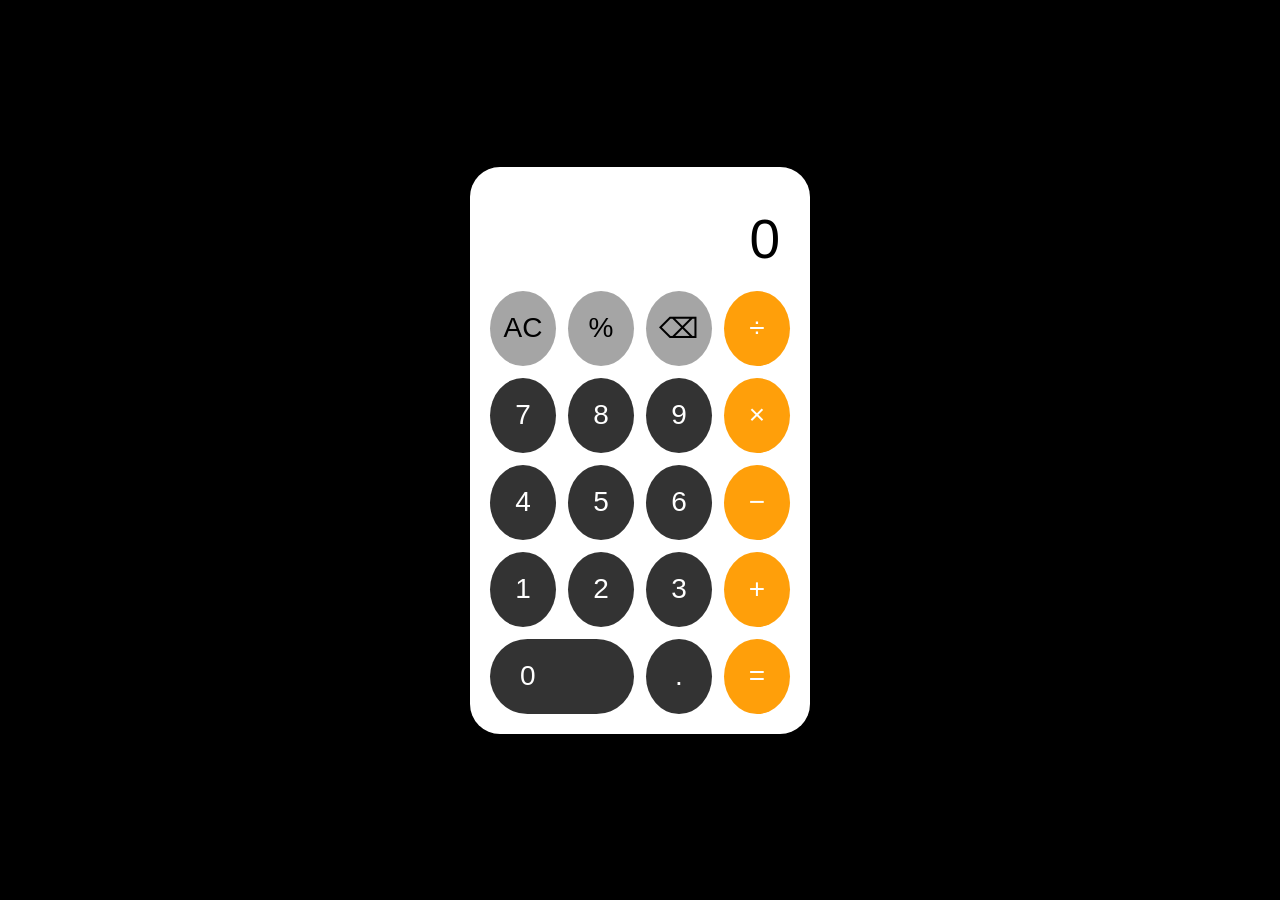
<file: CodeAlpha_Calculator/index.html>
<!DOCTYPE html>
<html lang="en">
<head>
  <meta charset="UTF-8" />
  <meta name="viewport" content="width=device-width, initial-scale=1.0"/>
  <title>iPhone Calculator</title>
  <link rel="stylesheet" href="style.css">
</head>
<body>

<div class="calculator">
    <div class="display" id="display">0</div>

    <div class="buttons">
        <button class="gray" onclick="clearDisplay()">AC</button>
        <button class="gray" onclick="appendValue('%')">%</button>
        <button class="gray" onclick="deleteLast()">⌫</button>
        <button class="orange" onclick="appendValue('/')">÷</button>

        <button onclick="appendValue('7')">7</button>
        <button onclick="appendValue('8')">8</button>
        <button onclick="appendValue('9')">9</button>
        <button class="orange" onclick="appendValue('*')">×</button>

        <button onclick="appendValue('4')">4</button>
        <button onclick="appendValue('5')">5</button>
        <button onclick="appendValue('6')">6</button>
        <button class="orange" onclick="appendValue('-')">−</button>

        <button onclick="appendValue('1')">1</button>
        <button onclick="appendValue('2')">2</button>
        <button onclick="appendValue('3')">3</button>
        <button class="orange" onclick="appendValue('+')">+</button>

        <button class="zero" onclick="appendValue('0')">0</button>
        <button onclick="appendValue('.')">.</button>
        <button class="orange" onclick="calculate()">=</button>
    </div>
</div>

<script src="script.js"></script>

</body>
</html>
</file>
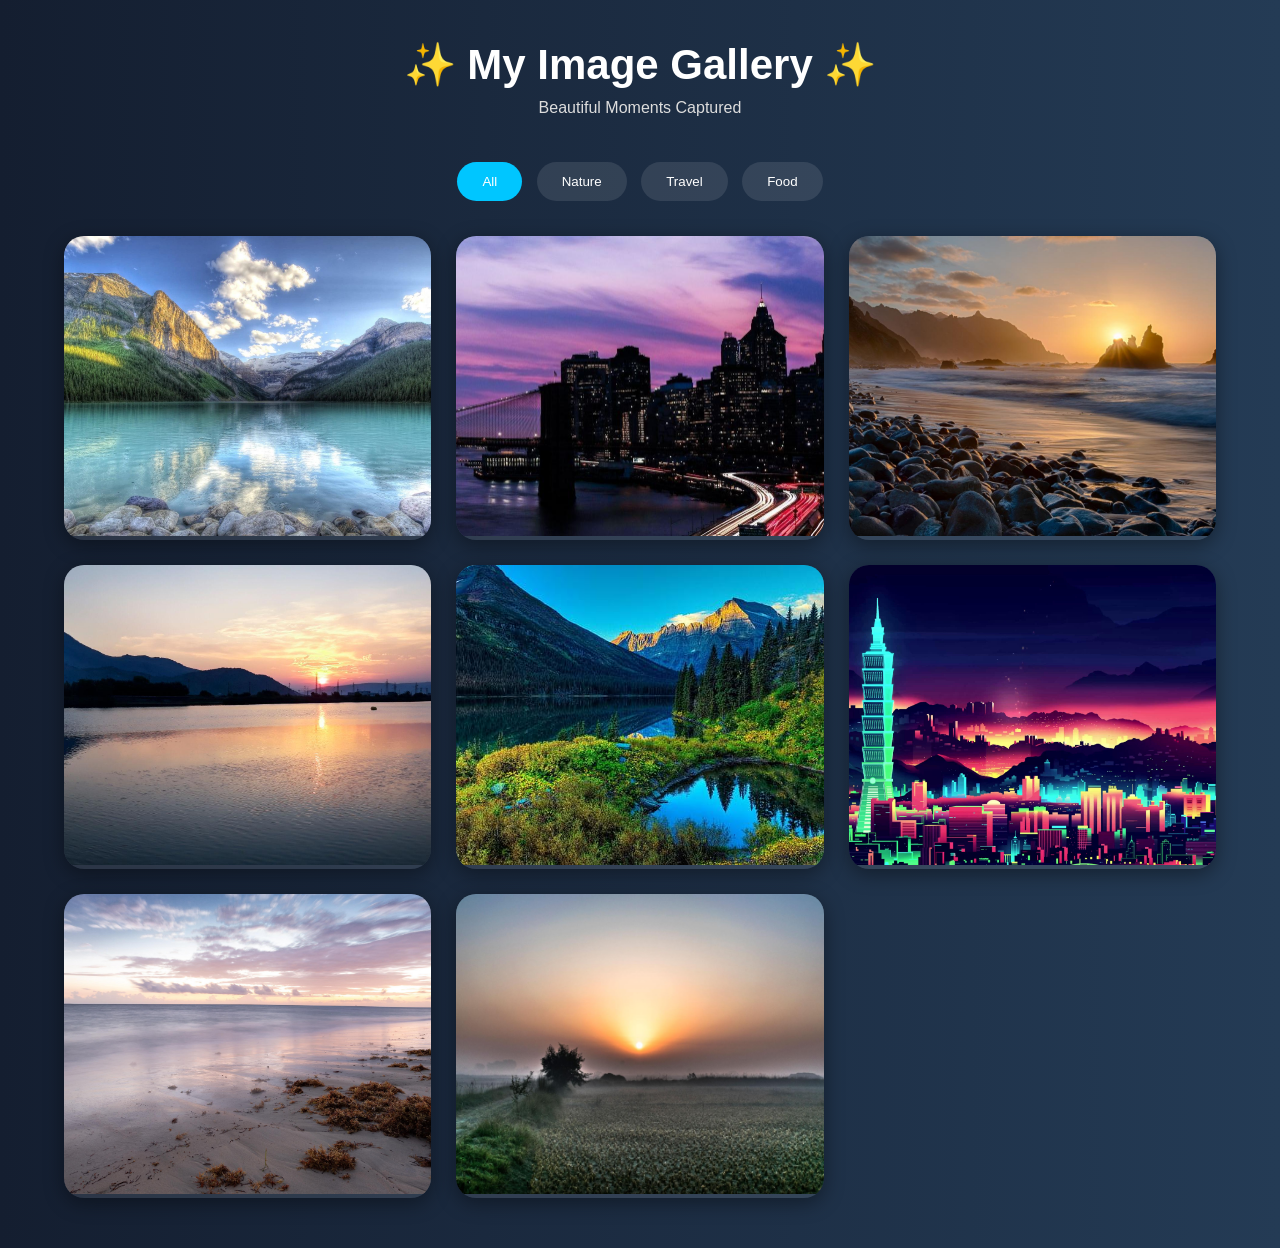
<file: CodeAlpha_ImageGallery/index.html>
<!DOCTYPE html>
<html lang="en">
<head>
  <meta charset="UTF-8">
  <meta name="viewport" content="width=device-width, initial-scale=1.0">
  <title>Premium Image Gallery</title>
  <link rel="stylesheet" href="style.css">
</head>
<body>

    <header>
        <h1>✨ My Image Gallery ✨</h1>
        <p>Beautiful Moments Captured</p>
    </header>

    <!-- Filter Buttons -->
    <div class="filter-buttons">
        <button class="active">All</button>
        <button>Nature</button>
        <button>Travel</button>
        <button>Food</button>
    </div>

    <!-- Gallery -->
    <section class="gallery">

        <div class="card">
            <img src="images/image1.jpg" onclick="openLightbox(this.src)">
        </div>

        <div class="card">
            <img src="images/image2.jpg" onclick="openLightbox(this.src)">
        </div>

        <div class="card">
            <img src="images/image3.jpg" onclick="openLightbox(this.src)">
        </div>

        <div class="card">
            <img src="images/image4.jpg" onclick="openLightbox(this.src)">
        </div>

        <div class="card">
            <img src="images/image5.jpg" onclick="openLightbox(this.src)">
        </div>

        <div class="card">
            <img src="images/image6.jpg" onclick="openLightbox(this.src)">
        </div>

        <div class="card">
            <img src="images/image7.jpg" onclick="openLightbox(this.src)">
        </div>

        <div class="card">
            <img src="images/image8.jpg" onclick="openLightbox(this.src)">
        </div>

    </section>

    <!-- Lightbox -->
    <div class="lightbox" id="lightbox">

        <span class="close" onclick="closeLightbox()">×</span>

        <button class="prev" onclick="changeImage(-1)">❮</button>

        <img id="lightbox-img">

        <button class="next" onclick="changeImage(1)">❯</button>

    </div>

<script src="script.js"></script>

</body>
</html>
</file>
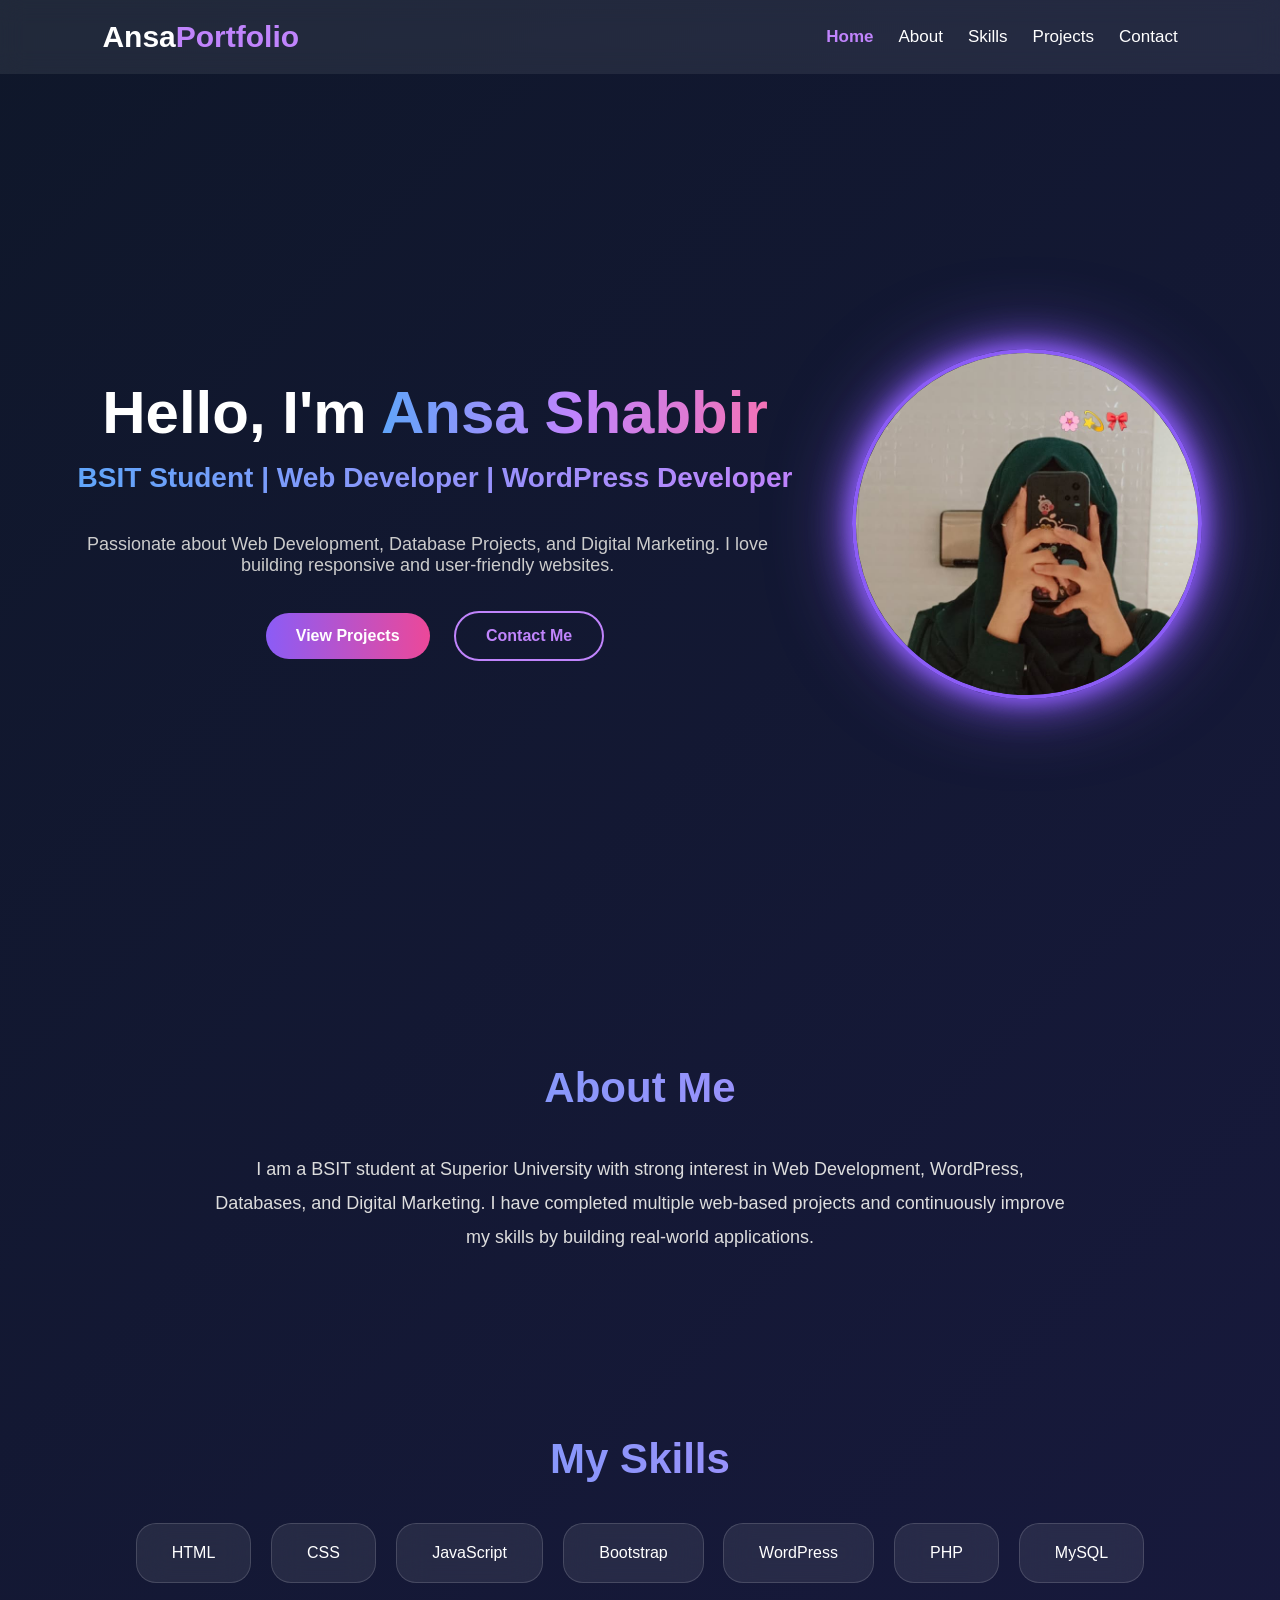
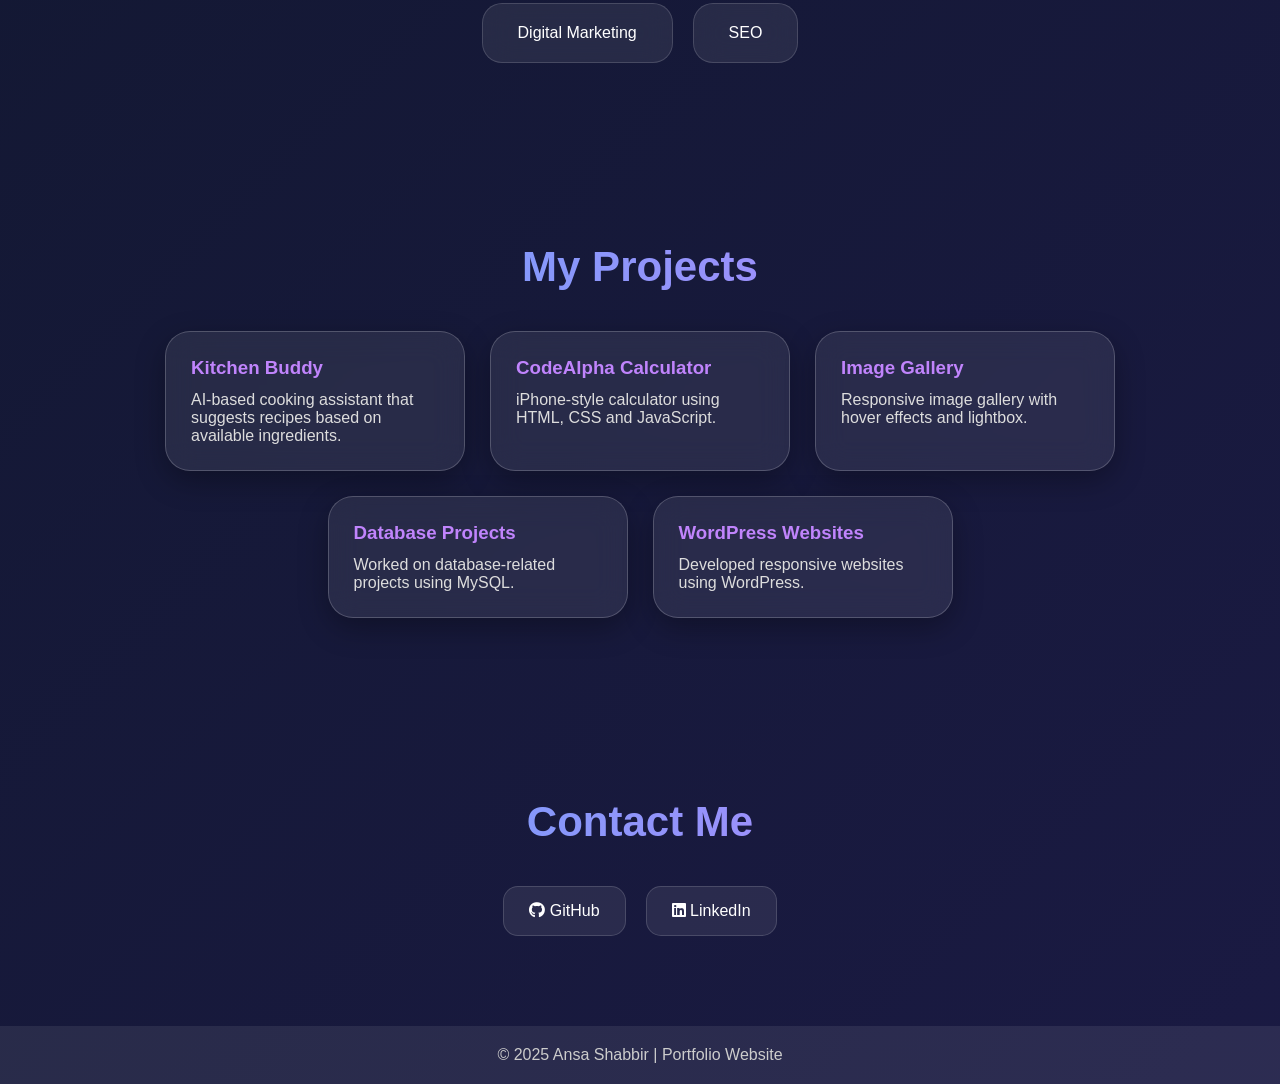
<file: CodeAlpha_Portfolio/index.html>
<!DOCTYPE html>
<html lang="en">
<head>
    <meta charset="UTF-8">
    <meta name="viewport" content="width=device-width, initial-scale=1.0">
    <title>Ansa Shabbir | Portfolio</title>
    <link rel="stylesheet" href="style.css">
    <link href="https://cdnjs.cloudflare.com/ajax/libs/font-awesome/6.5.1/css/all.min.css" rel="stylesheet">
</head>
<body>

    <!-- Navbar -->
    <nav>
        <h2 class="logo">Ansa<span>Portfolio</span></h2>

        <ul>
            <li><a href="#home">Home</a></li>
            <li><a href="#about">About</a></li>
            <li><a href="#skills">Skills</a></li>
            <li><a href="#projects">Projects</a></li>
            <li><a href="#contact">Contact</a></li>
        </ul>
    </nav>

    <!-- Hero Section -->
    <section id="home" class="hero">

    <div class="hero-container">

        <!-- Left Content -->
        <div class="hero-content">
            <h1>Hello, I'm <span>Ansa Shabbir</span></h1>

            <h2>
                BSIT Student | Web Developer |
                WordPress Developer
            </h2>

            <p>
                Passionate about Web Development,
                Database Projects, and Digital Marketing.
                I love building responsive and
                user-friendly websites.
            </p>

            <div class="buttons">
                <a href="#projects" class="btn">
                    View Projects
                </a>

                <a href="#contact" class="btn2">
                    Contact Me
                </a>
            </div>
        </div>

        <!-- Right Image -->
        <div class="profile-image">
            <img src="Profile3.jpeg" alt="Profile Image">
        </div>

    </div>

</section>

    <!-- About -->
    <section id="about" class="about">
        <h2>About Me</h2>
        <p>
            I am a BSIT student at Superior University with strong interest in 
            Web Development, WordPress, Databases, and Digital Marketing.
            I have completed multiple web-based projects and continuously improve 
            my skills by building real-world applications.
        </p>
    </section>

    <!-- Skills -->
    <section id="skills" class="skills">
        <h2>My Skills</h2>

        <div class="skill-box">
            <div class="card">HTML</div>
            <div class="card">CSS</div>
            <div class="card">JavaScript</div>
            <div class="card">Bootstrap</div>
            <div class="card">WordPress</div>
            <div class="card">PHP</div>
            <div class="card">MySQL</div>
            <div class="card">Digital Marketing</div>
            <div class="card">SEO</div>
        </div>
    </section>

    <!-- Projects -->
    <section id="projects" class="projects">
        <h2>My Projects</h2>

        <div class="project-container">

            <div class="project-card">
                <h3>Kitchen Buddy</h3>
                <p>AI-based cooking assistant that suggests recipes based on available ingredients.</p>
            </div>

            <div class="project-card">
                <h3>CodeAlpha Calculator</h3>
                <p>iPhone-style calculator using HTML, CSS and JavaScript.</p>
            </div>

            <div class="project-card">
                <h3>Image Gallery</h3>
                <p>Responsive image gallery with hover effects and lightbox.</p>
            </div>

            <div class="project-card">
                <h3>Database Projects</h3>
                <p>Worked on database-related projects using MySQL.</p>
            </div>

            <div class="project-card">
                <h3>WordPress Websites</h3>
                <p>Developed responsive websites using WordPress.</p>
            </div>

        </div>
    </section>

    <!-- Contact -->
    <section id="contact" class="contact">
        <h2>Contact Me</h2>

        <div class="social-links">
            <a href="https://github.com/Ansa90" target="_blank">
                <i class="fab fa-github"></i> GitHub
            </a>

            <a href="https://www.linkedin.com/in/ansa-shabbir" target="_blank">
                <i class="fab fa-linkedin"></i> LinkedIn
            </a>
        </div>
    </section>

    <footer>
        <p>© 2025 Ansa Shabbir | Portfolio Website</p>
    </footer>

    <script src="script.js"></script>
</body>
</html>
</file>
<file: CodeAlpha_Calculator/style.css>
* {
    margin: 0;
    padding: 0;
    box-sizing: border-box;
    font-family: Arial, sans-serif;
}

body {
    background: #000;
    display: flex;
    justify-content: center;
    align-items: center;
    height: 100vh;
}

.calculator {
    width: 340px;
    background: #ffffff;
    border-radius: 30px;
    padding: 20px;
}

.display {
    color: rgb(0, 0, 0);
    font-size: 55px;
    text-align: right;
    padding: 20px 10px;
    min-height: 100px;
    overflow-x: auto;
}

.buttons {
    display: grid;
    grid-template-columns: repeat(4, 1fr);
    gap: 12px;
}

button {
    height: 75px;
    border: none;
    border-radius: 50%;
    font-size: 28px;
    background: #333;
    color: white;
    cursor: pointer;
    transition: 0.2s;
}

button:hover {
    opacity: 0.8;
}

.orange {
    background: #ff9f0a;
}

.gray {
    background: #a5a5a5;
    color: black;
}

.zero {
    grid-column: span 2;
    border-radius: 50px;
    text-align: left;
    padding-left: 30px;
}
</file>
<file: CodeAlpha_ImageGallery/style.css>
* {
    margin: 0;
    padding: 0;
    box-sizing: border-box;
}

body {
    font-family: Arial, sans-serif;
    background: linear-gradient(to right, #141e30, #243b55);
    color: white;
}

/* Header */

header {
    text-align: center;
    padding: 40px 20px;
}

header h1 {
    font-size: 42px;
    margin-bottom: 10px;
}

header p {
    color: #ddd;
}

/* Filter Buttons */

.filter-buttons {
    text-align: center;
    margin-bottom: 30px;
}

.filter-buttons button {
    background: rgba(255,255,255,0.1);
    border: none;
    color: white;
    padding: 12px 25px;
    margin: 5px;
    border-radius: 30px;
    cursor: pointer;
    transition: 0.3s;
}

.filter-buttons button:hover,
.filter-buttons .active {
    background: #00c6ff;
}

/* Gallery */

.gallery {
    width: 90%;
    margin: auto;
    display: grid;
    grid-template-columns: repeat(auto-fit,minmax(280px,1fr));
    gap: 25px;
    padding-bottom: 50px;
}

.card {
    overflow: hidden;
    border-radius: 20px;
    background: rgba(255,255,255,0.1);
    backdrop-filter: blur(10px);
    box-shadow: 0 5px 20px rgba(0,0,0,0.4);
    transition: 0.4s;
}

.card:hover {
    transform: translateY(-10px);
}

.card img {
    width: 100%;
    height: 300px;
    object-fit: cover;
    cursor: pointer;
    transition: 0.4s;
}

.card img:hover {
    transform: scale(1.1);
}

/* Lightbox */

.lightbox {
    position: fixed;
    display: none;
    justify-content: center;
    align-items: center;
    inset: 0;
    background: rgba(0,0,0,0.9);
    z-index: 999;
}

.lightbox img {
    width: 70%;
    max-width: 700px;
    border-radius: 20px;
}

.close {
    position: absolute;
    top: 30px;
    right: 50px;
    font-size: 45px;
    cursor: pointer;
}

.prev,
.next {
    position: absolute;
    top: 50%;
    transform: translateY(-50%);
    background: white;
    border: none;
    padding: 15px 20px;
    border-radius: 50%;
    font-size: 25px;
    cursor: pointer;
}

.prev {
    left: 50px;
}

.next {
    right: 50px;
}

@media(max-width:768px){

    header h1 {
        font-size: 30px;
    }

    .lightbox img {
        width: 90%;
    }

    .prev,
    .next {
        padding: 10px 15px;
    }
}
</file>
<file: CodeAlpha_Portfolio/style.css>
* {
    margin: 0;
    padding: 0;
    box-sizing: border-box;
    font-family: Arial, sans-serif;
    scroll-behavior: smooth;
}

body {
    background: linear-gradient(
        135deg,
        #0f172a,
        #1e1b4b,
        #312e81,
        #4c1d95
    );
    background-size: 400% 400%;
    animation: gradientBG 12s ease infinite;
    color: white;
}

/* Animated Background */
@keyframes gradientBG {
    0% {
        background-position: 0% 50%;
    }
    50% {
        background-position: 100% 50%;
    }
    100% {
        background-position: 0% 50%;
    }
}

/* Navbar */
nav {
    display: flex;
    justify-content: space-between;
    align-items: center;
    padding: 20px 8%;
    background: rgba(255,255,255,0.08);
    backdrop-filter: blur(12px);
    position: sticky;
    top: 0;
    z-index: 1000;
}

.logo {
    font-size: 30px;
    font-weight: bold;
    color: white;
}

.logo span {
    color: #c084fc;
}

nav ul {
    display: flex;
    list-style: none;
}

nav ul li {
    margin-left: 25px;
}

nav ul li a {
    color: white;
    text-decoration: none;
    transition: 0.3s;
    font-size: 17px;
}

nav ul li a:hover,
.active {
    color: #c084fc;
    font-weight: bold;
}

/* Hero Section */
.hero {
    height: 100vh;
    display: flex;
    justify-content: center;
    align-items: center;
    text-align: center;
    padding: 20px;
}

.hero-content h1 {
    font-size: 60px;
    margin-bottom: 15px;
}

.hero-content span {
    background: linear-gradient(
        to right,
        #60a5fa,
        #c084fc,
        #f472b6
    );
    -webkit-background-clip: text;
    -webkit-text-fill-color: transparent;
}

.hero-content h2 {
    margin-top: 10px;
    font-size: 28px;
    color: #ddd;
}

.hero-content p {
    margin: 20px 0;
    font-size: 18px;
    color: #ccc;
    max-width: 700px;
}

/* Buttons */
.buttons {
    margin-top: 25px;
}

.btn,
.btn2 {
    display: inline-block;
    padding: 14px 30px;
    margin: 10px;
    border-radius: 40px;
    text-decoration: none;
    transition: 0.4s;
    font-weight: bold;
}

.btn {
    background: linear-gradient(
        to right,
        #8b5cf6,
        #ec4899
    );
    color: white;
}

.btn:hover {
    transform: scale(1.08);
    box-shadow: 0 0 20px rgba(236,72,153,0.5);
}

.btn2 {
    border: 2px solid #c084fc;
    color: #c084fc;
}

.btn2:hover {
    background: #c084fc;
    color: white;
}

/* Sections */
section {
    padding: 90px 8%;
}

section h2 {
    text-align: center;
    font-size: 42px;
    margin-bottom: 40px;
    background: linear-gradient(
        to right,
        #60a5fa,
        #c084fc
    );
    -webkit-background-clip: text;
    -webkit-text-fill-color: transparent;
}

/* About */
.about p {
    text-align: center;
    max-width: 850px;
    margin: auto;
    line-height: 1.9;
    color: #ddd;
    font-size: 18px;
}

/* Skills */
.skill-box {
    display: flex;
    justify-content: center;
    flex-wrap: wrap;
    gap: 20px;
}

.card {
    background: rgba(255,255,255,0.08);
    backdrop-filter: blur(15px);
    padding: 20px 35px;
    border-radius: 20px;
    transition: 0.4s;
    cursor: pointer;
    border: 1px solid rgba(255,255,255,0.15);
}

.card:hover {
    transform: translateY(-10px);
    background: rgba(192,132,252,0.25);
}

/* Projects */
.project-container {
    display: flex;
    justify-content: center;
    flex-wrap: wrap;
    gap: 25px;
}

.project-card {
    background: rgba(255,255,255,0.08);
    backdrop-filter: blur(15px);
    width: 300px;
    padding: 25px;
    border-radius: 25px;
    transition: 0.4s;
    border: 1px solid rgba(255,255,255,0.2);
    box-shadow: 0 10px 30px rgba(0,0,0,0.3);
}

.project-card:hover {
    transform: translateY(-12px) scale(1.03);
}

.project-card h3 {
    color: #c084fc;
    margin-bottom: 12px;
}

.project-card p {
    color: #ddd;
}

/* Contact */
.social-links {
    display: flex;
    justify-content: center;
    gap: 20px;
    flex-wrap: wrap;
}

.social-links a {
    text-decoration: none;
    color: white;
    background: rgba(255,255,255,0.08);
    padding: 15px 25px;
    border-radius: 15px;
    transition: 0.3s;
    border: 1px solid rgba(255,255,255,0.15);
}

.social-links a:hover {
    background: #8b5cf6;
    transform: scale(1.05);
}

/* Footer */
footer {
    text-align: center;
    padding: 20px;
    background: rgba(255,255,255,0.08);
    color: #ccc;
}

/* Mobile Responsive */
@media(max-width:768px) {

    nav {
        flex-direction: column;
    }

    nav ul {
        margin-top: 15px;
        flex-wrap: wrap;
        justify-content: center;
    }

    .hero-content h1 {
        font-size: 40px;
    }

    .hero-content h2 {
        font-size: 22px;
    }

    section h2 {
        font-size: 32px;
    }

    .project-card {
        width: 100%;
    }
}
/* Hero Layout */
.hero-container {
    display: flex;
    justify-content: space-between;
    align-items: center;
    gap: 60px;
    flex-wrap: wrap;
}

/* Profile Image */
.profile-image {
    flex: 1;
    display: flex;
    justify-content: center;
}

.profile-image img {
    width: 350px;
    height: 350px;
    object-fit: cover;
    border-radius: 50%;
    border: 4px solid #8b5cf6;
    box-shadow:
    0 0 20px #8b5cf6,
    0 0 40px #8b5cf6,
    0 0 80px rgba(139,92,246,.6);
    transition: 0.4s;
}

.profile-image img:hover {
    transform: scale(1.05);
}

/* Mobile */
@media(max-width:768px){

    .hero-container {
        flex-direction: column-reverse;
        text-align: center;
    }

    .profile-image img {
        width: 250px;
        height: 250px;
    }
}
</file>
